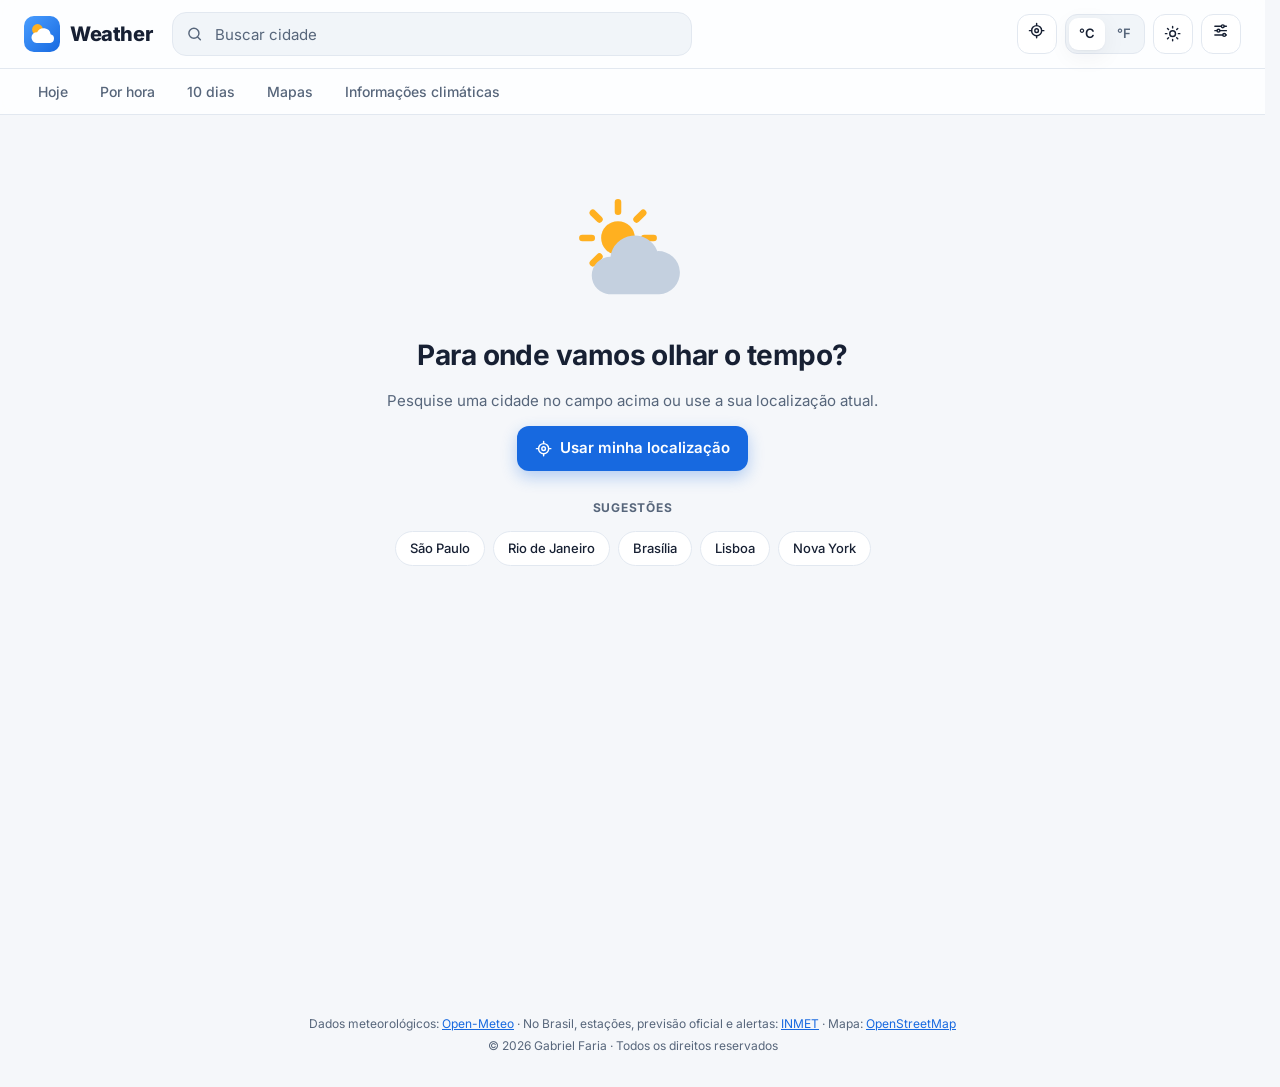
<file: site/index.html>
<!doctype html>
<html lang="pt-BR">
<head>
  <meta charset="utf-8">
  <meta name="viewport" content="width=device-width, initial-scale=1">
  <meta http-equiv="Content-Security-Policy"
        content="default-src 'self';
                 script-src 'self' https://cdnjs.cloudflare.com https://unpkg.com 'sha256-hwrgPuOfMzqEAdG5FKGmtShS3BKiDOfGF/0oEkFzbVk=';
                 style-src 'self' 'unsafe-inline' https://unpkg.com;
                 font-src 'self';
                 img-src 'self' data: https://*.tile.openstreetmap.org https://gibs.earthdata.nasa.gov https://view.eumetsat.int https://unpkg.com https://s3.amazonaws.com/elevation-tiles-prod/;
                 connect-src 'self' https://geocoding-api.open-meteo.com https://api.open-meteo.com https://air-quality-api.open-meteo.com https://marine-api.open-meteo.com https://apiprevmet3.inmet.gov.br https://gibs.earthdata.nasa.gov https://view.eumetsat.int;
                 object-src 'none';
                 base-uri 'self';
                 form-action 'self'">
  <meta name="referrer" content="strict-origin-when-cross-origin">
  <title>Weather</title>
  <meta name="description" content="Previsão do tempo para qualquer cidade do mundo: agora, por hora, 10 dias, nuvens de satélite, vento animado e qualidade do ar. Dados da Open-Meteo.">
  <meta name="theme-color" content="#F5F7FA" media="(prefers-color-scheme: light)">
  <meta name="theme-color" content="#0B1220" media="(prefers-color-scheme: dark)">
  <link rel="icon" href="favicon.svg" type="image/svg+xml">
  <link rel="icon" href="favicon-32.png" sizes="32x32" type="image/png">
  <link rel="apple-touch-icon" href="apple-touch-icon.png">
  <link rel="manifest" href="manifest.webmanifest">
  <link rel="canonical" href="https://gabrielfaria7.github.io/weather/">

  <meta property="og:type" content="website">
  <meta property="og:site_name" content="Weather">
  <meta property="og:locale" content="pt_BR">
  <meta property="og:title" content="Weather · previsão do tempo">
  <meta property="og:description" content="Previsão do tempo para qualquer cidade do mundo: agora, por hora, 10 dias, nuvens de satélite, vento animado e qualidade do ar. Dados da Open-Meteo.">
  <meta property="og:url" content="https://gabrielfaria7.github.io/weather/">
  <meta property="og:image" content="https://gabrielfaria7.github.io/weather/og-image.png">
  <meta property="og:image:type" content="image/png">
  <meta property="og:image:width" content="1200">
  <meta property="og:image:height" content="630">
  <meta property="og:image:alt" content="Logo do Weather com o texto: previsão do tempo para qualquer cidade do mundo, direto no navegador.">
  <meta name="twitter:card" content="summary_large_image">

  <script>
    (function () {
      var tema = null;
      try { tema = localStorage.getItem("weather.tema"); } catch (e) {}
      if (tema !== "claro" && tema !== "escuro") {
        tema = window.matchMedia("(prefers-color-scheme: dark)").matches ? "escuro" : "claro";
      }
      document.documentElement.dataset.theme = tema === "escuro" ? "dark" : "light";
    })();
  </script>

  <link rel="preload" href="fontes/inter-latin.woff2" as="font" type="font/woff2" crossorigin>
  <link rel="stylesheet" href="css/app.css">
</head>
<body>
  <a class="pular" href="#conteudo">Pular para o conteúdo</a>

  <header class="topo">
    <div class="topo-linha container">
      <a class="logo" href="./" aria-label="Weather, página inicial">
        <svg class="logo-marca" viewBox="0 0 40 40" aria-hidden="true">
          <defs>
            <linearGradient id="logo-grad" x1="0" y1="0" x2="1" y2="1">
              <stop offset="0" stop-color="#4A9EFF"/><stop offset="1" stop-color="#1769E0"/>
            </linearGradient>
          </defs>
          <rect width="40" height="40" rx="11" fill="url(#logo-grad)"/>
          <circle cx="15" cy="15" r="6" fill="#FFB020"/>
          <path d="M14 30a6 6 0 0 1 .6-12 8 8 0 0 1 15 2.2A5 5 0 0 1 29 30z" fill="#fff"/>
        </svg>
        <span class="logo-texto">Weather</span>
      </a>

      <form class="busca" id="form-busca" role="search" autocomplete="off">
        <span class="busca-icone" data-icone="busca" aria-hidden="true"></span>
        <input id="campo-busca" type="search" placeholder="Buscar cidade" aria-label="Buscar cidade"
               role="combobox" aria-expanded="false" aria-controls="sugestoes" aria-autocomplete="list">
        <ul id="sugestoes" class="sugestoes" role="listbox" aria-label="Sugestões de cidades" hidden></ul>
      </form>

      <div class="acoes">
        <button id="btn-localizacao" class="btn-icone" type="button" title="Usar minha localização" aria-label="Usar minha localização">
          <span data-icone="localizacao" aria-hidden="true"></span>
        </button>
        <div class="segmentado" role="group" aria-label="Unidade de temperatura">
          <button type="button" data-unidade="C" aria-pressed="true">°C</button>
          <button type="button" data-unidade="F" aria-pressed="false">°F</button>
        </div>
        <button id="btn-tema" class="btn-icone" type="button" aria-label="Alternar modo claro ou escuro" title="Modo claro/escuro">
          <span class="tema-sol" data-icone="sol" aria-hidden="true"></span>
          <span class="tema-lua" data-icone="lua" aria-hidden="true"></span>
        </button>
        <div class="config">
          <button id="btn-config" class="btn-icone" type="button" aria-haspopup="true" aria-expanded="false"
                  aria-controls="painel-config" aria-label="Configurações" title="Configurações">
            <span data-icone="config" aria-hidden="true"></span>
          </button>
          <div id="painel-config" class="dropdown" hidden>
            <p class="dropdown-titulo">Configurações</p>
            <fieldset class="opcao">
              <legend>Velocidade do vento</legend>
              <div class="segmentado segmentado-cheio" data-preferencia="vento">
                <button type="button" data-valor="kmh">km/h</button>
                <button type="button" data-valor="ms">m/s</button>
                <button type="button" data-valor="mph">mph</button>
              </div>
            </fieldset>
            <fieldset class="opcao">
              <legend>Formato de hora</legend>
              <div class="segmentado segmentado-cheio" data-preferencia="hora">
                <button type="button" data-valor="24">24 h</button>
                <button type="button" data-valor="12">12 h</button>
              </div>
            </fieldset>
            <fieldset class="opcao">
              <legend>Índice de qualidade do ar</legend>
              <div class="segmentado segmentado-cheio" data-preferencia="indiceAr">
                <button type="button" data-valor="iqar">Brasil (IQAr)</button>
                <button type="button" data-valor="eaqi">Europa (EAQI)</button>
              </div>
            </fieldset>
            <button type="button" class="btn-texto" id="btn-instalar" hidden>Instalar como aplicativo</button>
            <button type="button" class="btn-texto perigo" id="btn-limpar-favoritos">Limpar cidades favoritas</button>
          </div>
        </div>
      </div>
    </div>

    <nav class="abas" aria-label="Seções da previsão">
      <div class="container abas-trilho">
        <a class="aba" href="#hoje">Hoje</a>
        <a class="aba" href="#por-hora">Por hora</a>
        <a class="aba" href="#dias">10 dias</a>
        <a class="aba" href="#mapa">Mapas</a>
        <a class="aba" href="#indicadores">Informações climáticas</a>
      </div>
    </nav>
  </header>

  <main id="conteudo" class="container" tabindex="-1" aria-live="polite"></main>

  <footer class="rodape container">
    <p>Dados meteorológicos: <a href="https://open-meteo.com/" target="_blank" rel="noopener">Open-Meteo</a> ·
       No Brasil, estações, previsão oficial e alertas: <a href="https://portal.inmet.gov.br/" target="_blank" rel="noopener">INMET</a> ·
       Mapa: <a href="https://www.openstreetmap.org/copyright" target="_blank" rel="noopener">OpenStreetMap</a></p>
    <p>© 2026 Gabriel Faria · Todos os direitos reservados</p>
  </footer>

  <dialog id="modal-dia" class="modal" aria-labelledby="modal-titulo"></dialog>
  <div id="aviso-flutuante" class="toast" role="status" hidden></div>

  <script type="module" src="js/main.js"></script>
</body>
</html>
</file>
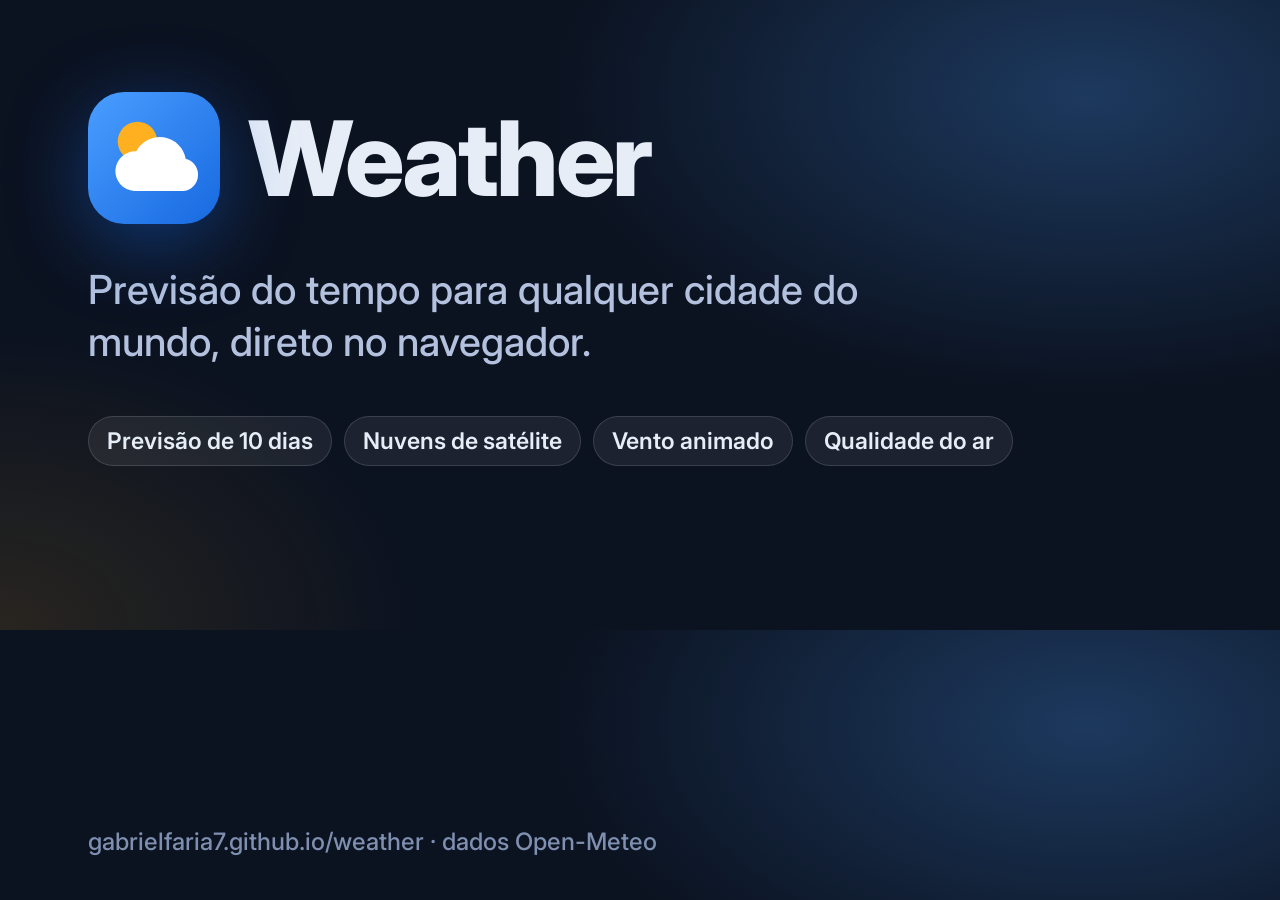
<file: ferramentas/og-image.html>
<!doctype html><html><head><meta charset="utf-8">
<link href="https://fonts.googleapis.com/css2?family=Inter:wght@500;600;800&display=swap" rel="stylesheet">
<style>
  * { box-sizing: border-box; margin: 0; }
  body { width: 1200px; height: 630px; font-family: Inter, sans-serif; color: #E6EDF7; overflow: hidden;
    background: radial-gradient(900px 500px at 85% 15%, rgba(74,158,255,.28), transparent 60%),
                radial-gradient(700px 500px at 0% 100%, rgba(255,176,32,.12), transparent 60%), #0B1220; }
  .conteudo { position: absolute; left: 88px; top: 92px; right: 88px; }
  .marca { display: flex; align-items: center; gap: 28px; }
  .marca svg { width: 132px; height: 132px; filter: drop-shadow(0 18px 40px rgba(23,105,224,.45)); }
  h1 { font-size: 104px; font-weight: 800; letter-spacing: -3px; }
  p { margin-top: 40px; font-size: 40px; font-weight: 500; color: #B3C1DE; line-height: 1.3; max-width: 900px; }
  ul { list-style: none; padding: 0; display: flex; flex-wrap: wrap; gap: 12px; margin-top: 48px; flex-wrap: nowrap; }
  li { padding: 10px 18px; border-radius: 999px; font-size: 23px; font-weight: 600; color: #E6EDF7;
    background: rgba(255,255,255,.07); border: 1px solid rgba(255,255,255,.14); }
  .rodape { position: absolute; left: 88px; bottom: 44px; font-size: 24px; font-weight: 500; color: #7F8FB0; }
</style></head><body>
  <div class="conteudo">
    <div class="marca">
      <svg viewBox="0 0 40 40"><defs><linearGradient id="g" x1="0" y1="0" x2="1" y2="1"><stop offset="0" stop-color="#4A9EFF"/><stop offset="1" stop-color="#1769E0"/></linearGradient></defs>
        <rect width="40" height="40" rx="11" fill="url(#g)"/><circle cx="15" cy="15" r="6" fill="#FFB020"/>
        <path d="M14 30a6 6 0 0 1 .6-12 8 8 0 0 1 15 2.2A5 5 0 0 1 29 30z" fill="#fff"/></svg>
      <h1>Weather</h1>
    </div>
    <p>Previsão do tempo para qualquer cidade do mundo, direto no navegador.</p>
    <ul><li>Previsão de 10 dias</li><li>Nuvens de satélite</li><li>Vento animado</li><li>Qualidade do ar</li></ul>
  </div>
  <div class="rodape">gabrielfaria7.github.io/weather · dados Open-Meteo</div>
</body></html>
</file>
<file: site/css/app.css>
@font-face {
  font-family: "Inter"; font-style: normal; font-weight: 100 900; font-display: swap;
  src: url("../fontes/inter-latin-ext.woff2") format("woff2");
  unicode-range: U+0100-02BA, U+02BD-02C5, U+02C7-02CC, U+02CE-02D7, U+02DD-02FF, U+0304, U+0308, U+0329, U+1D00-1DBF, U+1E00-1E9F, U+1EF2-1EFF, U+2020, U+20A0-20AB, U+20AD-20C4, U+2113, U+2C60-2C7F, U+A720-A7FF;
}
@font-face {
  font-family: "Inter"; font-style: normal; font-weight: 100 900; font-display: swap;
  src: url("../fontes/inter-latin.woff2") format("woff2");
  unicode-range: U+0000-00FF, U+0131, U+0152-0153, U+02BB-02BC, U+02C6, U+02DA, U+02DC, U+0304, U+0308, U+0329, U+2000-206F, U+20AC, U+2122, U+2191, U+2193, U+2212, U+2215, U+FEFF, U+FFFD;
}

:root {
  --primaria: #1769E0;
  --secundaria: #4A9EFF;
  --primaria-suave: #EDF5FF;
  --solar: #FFB020;
  --fundo: #F5F7FA;
  --superficie: #FFFFFF;
  --superficie-2: #F1F5F9;
  --borda: #E2E8F0;
  --texto: #172033;
  --texto-2: #57667B;
  --sombra: 0 1px 2px rgba(23, 32, 51, .04), 0 6px 24px rgba(23, 32, 51, .06);
  --sombra-forte: 0 12px 40px rgba(23, 32, 51, .14);
  --topo-fundo: rgba(255, 255, 255, .82);

  --atencao: #B7791F;  --atencao-fundo: #FFF7E0;  --atencao-texto: #92600E;
  --alerta: #C2410C;   --alerta-fundo: #FFEDD5;
  --perigo: #B91C1C;   --perigo-fundo: #FEE2E2;
  --ok: #15803D;

  --nuvem: #C4D0DF;
  --nuvem-fundo: #DCE4EE;
  --nuvem-escura: #94A3B8;
  --gota: #4A9EFF;
  --lua: #F4D35E;

  --raio: 20px;
  --raio-p: 12px;
  --fonte: "Inter", system-ui, -apple-system, "Segoe UI", Roboto, sans-serif;
  color-scheme: light;
}

:root[data-theme="dark"] {
  --primaria: #4A9EFF;
  --secundaria: #7DB8FF;
  --primaria-suave: #15233D;
  --fundo: #0B1220;
  --superficie: #121A2B;
  --superficie-2: #1A2438;
  --borda: #243049;
  --texto: #E6EDF7;
  --texto-2: #94A3B8;
  --sombra: 0 1px 2px rgba(0, 0, 0, .3), 0 8px 28px rgba(0, 0, 0, .25);
  --sombra-forte: 0 16px 48px rgba(0, 0, 0, .5);
  --topo-fundo: rgba(11, 18, 32, .82);

  --atencao: #F5C451;  --atencao-fundo: #3A2E10;  --atencao-texto: #F5C451;
  --alerta: #FB923C;   --alerta-fundo: #3B1F10;
  --perigo: #F87171;   --perigo-fundo: #3D1515;
  --ok: #4ADE80;

  --nuvem: #9AA9BF;
  --nuvem-fundo: #6B7A92;
  --nuvem-escura: #64748B;
  color-scheme: dark;
}

* { box-sizing: border-box; }

html { scroll-padding-top: 140px; scrollbar-gutter: stable; }

body {
  margin: 0;
  font-family: var(--fonte);
  font-size: 15px;
  line-height: 1.5;
  color: var(--texto);
  background: var(--fundo);
  -webkit-font-smoothing: antialiased;
  transition: background-color .3s ease, color .3s ease;
}

h1, h2, h3, p { margin: 0; }
button { font: inherit; color: inherit; }
a { color: var(--primaria); }
small { font-size: .8em; }

.container { width: 100%; max-width: 1320px; margin: 0 auto; padding-inline: 24px; }

.ui-icone { width: 1.15em; height: 1.15em; flex: none; }

:focus-visible { outline: 2px solid var(--primaria); outline-offset: 2px; border-radius: 6px; }

.pular {
  position: absolute; left: 16px; top: -48px; z-index: 100;
  padding: 8px 14px; background: var(--primaria); color: #fff; border-radius: 8px;
}
.pular:focus { top: 12px; }

.btn-icone {
  display: inline-grid; place-items: center;
  width: 40px; height: 40px; flex: none;
  border: 1px solid var(--borda); border-radius: 12px;
  background: var(--superficie); color: var(--texto);
  cursor: pointer;
  transition: background-color .2s, border-color .2s, transform .15s;
}
.btn-icone:hover { background: var(--primaria-suave); border-color: var(--secundaria); }
.btn-icone:active { transform: scale(.94); }
.btn-icone.btn-pequeno { width: 32px; height: 32px; border-radius: 10px; }
.btn-icone.carregando .ui-icone { animation: girar 1s linear infinite; }

.btn {
  display: inline-flex; align-items: center; gap: 8px;
  padding: 11px 18px; border: 0; border-radius: 12px;
  font-weight: 600; cursor: pointer;
  transition: filter .2s, transform .15s;
}
.btn:active { transform: scale(.97); }
.btn-primario { background: var(--primaria); color: #fff; box-shadow: 0 6px 16px rgba(23, 105, 224, .3); }
.btn-primario:hover { filter: brightness(1.08); }

.btn-texto {
  border: 0; background: none; padding: 8px 0; cursor: pointer;
  font-weight: 600; color: var(--primaria);
}
.btn-texto.perigo { color: var(--perigo); }
.btn-texto[hidden] { display: none; }

.aviso-salvo {
  display: flex; align-items: center; gap: 12px; margin-bottom: 20px; padding: 12px 16px;
  border-radius: var(--raio-p); background: var(--atencao-fundo); color: var(--texto);
  border: 1px solid color-mix(in srgb, var(--atencao) 40%, transparent);
}
.aviso-salvo > .ui-icone { width: 22px; height: 22px; color: var(--atencao); }
.aviso-salvo p { flex: 1; margin: 0; font-size: 14px; }
.aviso-salvo .btn-texto { display: inline-flex; align-items: center; gap: 6px; flex: none; }
@media (max-width: 640px) {
  .aviso-salvo { flex-wrap: wrap; align-items: flex-start; }
  .aviso-salvo p { flex-basis: calc(100% - 34px); }
  .aviso-salvo .btn-texto { margin-left: 34px; padding: 0; }
}

.segmentado {
  display: inline-flex; padding: 3px; gap: 2px;
  border: 1px solid var(--borda); border-radius: 12px; background: var(--superficie-2);
}
.segmentado button {
  border: 0; background: none; cursor: pointer;
  padding: 6px 10px; border-radius: 9px;
  font-weight: 600; font-size: 13px; color: var(--texto-2);
  transition: background-color .2s, color .2s;
}
.segmentado button[aria-pressed="true"] { background: var(--superficie); color: var(--texto); box-shadow: var(--sombra); }
.segmentado-cheio { display: flex; }
.segmentado-cheio button { flex: 1; }

.chip {
  padding: 7px 14px; border-radius: 999px; cursor: pointer;
  border: 1px solid var(--borda); background: var(--superficie);
  font-size: 13px; font-weight: 500; color: var(--texto);
  transition: background-color .2s, border-color .2s, color .2s;
}
.chip:hover { border-color: var(--secundaria); }
.chip[aria-pressed="true"] { background: var(--primaria); border-color: var(--primaria); color: #fff; }

.selo {
  padding: 3px 9px; border-radius: 999px;
  font-size: 11px; font-weight: 600; letter-spacing: .02em;
  background: var(--primaria-suave); color: var(--primaria);
}

.topo {
  position: sticky; top: 0; z-index: 50;
  background: var(--topo-fundo);
  backdrop-filter: saturate(1.6) blur(14px);
  -webkit-backdrop-filter: saturate(1.6) blur(14px);
  border-bottom: 1px solid var(--borda);
}

.topo-linha {

  position: relative; z-index: 2;
  display: flex; align-items: center; gap: 20px;
  height: 68px;
}

.logo { display: flex; align-items: center; gap: 10px; text-decoration: none; color: var(--texto); flex: none; }
.logo-marca { width: 36px; height: 36px; }
.logo-texto { font-weight: 800; font-size: 20px; letter-spacing: -.02em; }

.busca { position: relative; flex: 1; max-width: 520px; }
.busca-icone {
  position: absolute; left: 14px; top: 50%; transform: translateY(-50%);
  display: flex; color: var(--texto-2); pointer-events: none;
}
.busca input {
  width: 100%; height: 44px; padding: 0 16px 0 42px;
  border: 1px solid var(--borda); border-radius: 14px;
  background: var(--superficie-2); color: var(--texto);
  font: inherit; font-size: 15px;
  transition: border-color .2s, background-color .2s, box-shadow .2s;
}
.busca input::placeholder { color: var(--texto-2); }
.busca input:focus { outline: none; border-color: var(--secundaria); background: var(--superficie); box-shadow: 0 0 0 4px rgba(74, 158, 255, .18); }

.sugestoes {
  position: absolute; top: calc(100% + 8px); left: 0; right: 0;
  margin: 0; padding: 6px; list-style: none;
  max-height: 340px; overflow-y: auto;
  background: var(--superficie); border: 1px solid var(--borda); border-radius: 16px;
  box-shadow: var(--sombra-forte);
  animation: surgir .18s ease;
}
.sugestao {
  display: flex; flex-direction: column; padding: 9px 12px; border-radius: 10px; cursor: pointer;
}
.sugestao small { color: var(--texto-2); }
.sugestao:hover, .sugestao[aria-selected="true"] { background: var(--primaria-suave); }
.sugestao-vazia { padding: 12px; color: var(--texto-2); }
.sugestao-titulo { padding: 8px 12px 4px; font-size: 11px; font-weight: 700; text-transform: uppercase; letter-spacing: .06em; color: var(--texto-2); }

.acoes { display: flex; align-items: center; gap: 8px; margin-left: auto; }

.tema-sol, .tema-lua { display: flex; }
:root[data-theme="dark"] .tema-sol, :root:not([data-theme="dark"]) .tema-lua { display: none; }

.config { position: relative; }
.dropdown {
  position: absolute; right: 0; top: calc(100% + 8px); width: 260px;
  padding: 16px; display: grid; gap: 14px;
  background: var(--superficie); border: 1px solid var(--borda); border-radius: 16px;
  box-shadow: var(--sombra-forte);
  animation: surgir .18s ease;
}
.dropdown[hidden] { display: none; }
.dropdown-titulo { font-weight: 700; }
.opcao { border: 0; margin: 0; padding: 0; display: grid; gap: 6px; }
.opcao legend { padding: 0; margin-bottom: 6px; font-size: 13px; color: var(--texto-2); }

.abas { border-top: 1px solid var(--borda); }
.abas-trilho {
  display: flex; gap: 4px; overflow-x: auto; scrollbar-width: none;
}
.abas-trilho::-webkit-scrollbar { display: none; }
.aba {
  position: relative; flex: none;
  padding: 12px 14px; text-decoration: none; white-space: nowrap;
  font-size: 14px; font-weight: 500; color: var(--texto-2);
  transition: color .2s;
}
.aba:hover { color: var(--texto); }
.aba::after {
  content: ""; position: absolute; left: 14px; right: 14px; bottom: -1px; height: 2px;
  border-radius: 2px; background: var(--primaria);
  transform: scaleX(0); transition: transform .25s ease;
}
.aba[aria-current] { color: var(--primaria); font-weight: 600; }
.aba[aria-current]::after { transform: scaleX(1); }

main { padding-top: 24px; padding-bottom: 32px; min-height: 100vh; outline: none; }

.painel {
  display: grid;
  grid-template-columns: repeat(12, minmax(0, 1fr));
  gap: 20px;
}
.area-atual { grid-column: span 8; }
.area-lateral { grid-column: span 4; display: flex; flex-direction: column; gap: 20px; }
.area-horas { grid-column: span 12; }
.area-dias { grid-column: span 7; }
.area-indicadores { grid-column: span 5; }
.area-ar { grid-column: span 4; }
.area-mapa { grid-column: span 8; }
.area-lua, .area-mar { grid-column: span 12; container-type: inline-size; }
.painel.com-mar .area-lua, .painel.com-mar .area-mar { grid-column: span 6; }
.area-mar[hidden], .area-inmet[hidden] { display: none; }
.area-inmet { grid-column: span 12; }
.area-lua > *, .area-mar > * { height: 100%; }
.area-lateral > *, .area-ar > *, .area-mapa > *, .area-dias > * { height: 100%; }

.card {
  background: var(--superficie);
  border: 1px solid var(--borda);
  border-radius: var(--raio);
  padding: 20px;
  box-shadow: var(--sombra);
  transition: background-color .3s, border-color .3s;
}
.card-cabecalho {
  display: flex; align-items: center; justify-content: space-between; gap: 12px;
  margin-bottom: 16px;
}
.card-cabecalho h2, .titulo-secao { font-size: 16px; font-weight: 700; letter-spacing: -.01em; }
.titulo-secao { margin: 0 0 12px 4px; }
.card-dica { font-size: 12px; color: var(--texto-2); }
.card-fonte { margin-top: 14px; font-size: 12px; color: var(--texto-2); }

.inmet-dias { display: grid; grid-template-columns: repeat(6, minmax(0, 1fr)); gap: 12px; }
.inmet-dia {
  grid-column: span 2; display: flex; flex-direction: column; gap: 12px; padding: 14px;
  border-radius: var(--raio-p); background: var(--superficie-2);
}
.inmet-dia.com-periodos { grid-column: span 3; }
.inmet-dia-topo { display: flex; justify-content: space-between; align-items: baseline; gap: 8px; flex-wrap: wrap; }
.inmet-dia-topo h3 { font-size: 15px; font-weight: 700; }
.inmet-dia-topo small { margin-left: 4px; font-size: 12px; font-weight: 500; color: var(--texto-2); }
.inmet-temps { display: flex; gap: 10px; font-size: 12px; color: var(--texto-2); }
.inmet-temps strong { font-size: 15px; color: var(--texto); }
.inmet-periodos { display: grid; grid-auto-flow: column; grid-auto-columns: minmax(0, 1fr); gap: 12px; margin: 0; padding: 0; list-style: none; }
.inmet-periodo { display: flex; flex-direction: column; gap: 6px; }
.inmet-periodo-nome { font-size: 11px; font-weight: 600; letter-spacing: .06em; text-transform: uppercase; color: var(--texto-2); }
.inmet-resumo { font-size: 13px; line-height: 1.4; }
.inmet-vento { margin-top: 2px; font-size: 12px; color: var(--texto-2); }

.lua-corpo { display: flex; flex-direction: column; gap: 16px; }
.lua-topo { display: flex; align-items: center; gap: 16px; }
.lua-desenho { flex: none; filter: drop-shadow(0 6px 14px rgba(23, 32, 51, .18)); }
.lua-sombra { fill: #334058; }
.lua-luz { fill: #F4E4A8; }
.lua-borda { fill: none; stroke: rgba(23, 32, 51, .12); stroke-width: 1; }
:root[data-theme="dark"] .lua-sombra { fill: #0B1222; }
:root[data-theme="dark"] .lua-borda { stroke: rgba(255, 255, 255, .14); }
.lua-fase { font-size: 19px; font-weight: 700; }
.lua-iluminacao { color: var(--texto-2); }
.mar-icone {
  display: grid; place-items: center; flex: none; width: 76px; height: 76px; border-radius: 50%;
  background: color-mix(in srgb, var(--primaria) 14%, transparent); color: var(--primaria);
}
.mar-icone .ui-icone { width: 38px; height: 38px; }
.astro-metricas { display: grid; grid-template-columns: repeat(2, minmax(0, 1fr)); gap: 10px; margin: 0; }
.astro-metricas > div {
  display: flex; flex-direction: column; gap: 2px; min-width: 0;
  padding: 12px 14px; border-radius: var(--raio-p); background: var(--superficie-2);
}
.astro-metricas dt { font-size: 12px; color: var(--texto-2); }
.astro-metricas dd { display: flex; align-items: center; gap: 6px; margin: 0; font-size: 20px; font-weight: 700; }
.astro-metricas .astro-detalhe { margin: 0; font-size: 12px; color: var(--texto-2); }
@container (min-width: 760px) {
  .lua-corpo { display: grid; grid-template-columns: minmax(240px, auto) 1fr; align-items: center; gap: 24px; }
  .astro-metricas { grid-template-columns: repeat(4, minmax(0, 1fr)); }
}

.card-atual {
  position: relative; overflow: hidden;
  padding: 28px;
  border: 0;
  min-height: 100%;
  transition: background .6s ease;
}

.fundo-sol        { background: linear-gradient(135deg, #E8F2FF 0%, #F6F9FF 55%, #FFF2D6 100%); }
.fundo-nublado    { background: linear-gradient(135deg, #EEF2F7 0%, #E1E8F0 100%); }
.fundo-chuva      { background: linear-gradient(135deg, #E4ECF6 0%, #CFDAE8 100%); }
.fundo-tempestade { background: linear-gradient(135deg, #DDE3EE 0%, #C3CBDA 100%); }
.fundo-neve       { background: linear-gradient(135deg, #F4F8FF 0%, #E3ECF8 100%); }
.fundo-noite      { background: linear-gradient(135deg, #1C2C55 0%, #0E1834 100%); }

:root[data-theme="dark"] .fundo-sol        { background: linear-gradient(135deg, #14305E 0%, #172744 60%, #3A3320 100%); }
:root[data-theme="dark"] .fundo-nublado    { background: linear-gradient(135deg, #1C2638 0%, #253147 100%); }
:root[data-theme="dark"] .fundo-chuva      { background: linear-gradient(135deg, #15233A 0%, #1F2D45 100%); }
:root[data-theme="dark"] .fundo-tempestade { background: linear-gradient(135deg, #171C2B 0%, #232A3C 100%); }
:root[data-theme="dark"] .fundo-neve       { background: linear-gradient(135deg, #1B2A44 0%, #24344F 100%); }
:root[data-theme="dark"] .fundo-noite      { background: linear-gradient(135deg, #101D40 0%, #070D1F 100%); }

.fundo-noite { --texto: #F1F5FF; --texto-2: #B3C1DE; --borda: rgba(255, 255, 255, .14); color: var(--texto); }

.atual-topo { display: flex; justify-content: space-between; align-items: flex-start; gap: 16px; }
.atual-local { font-size: 26px; font-weight: 700; letter-spacing: -.02em; line-height: 1.2; }
.atual-regiao { color: var(--texto-2); }
.atual-relogio { display: flex; align-items: center; gap: 6px; margin-top: 6px; font-size: 13px; color: var(--texto-2); }
.atual-atualizado {
  display: inline-flex; align-items: center; gap: 6px; margin-top: 4px; padding: 2px 0;
  border: 0; background: none; font: inherit; font-size: 12px; color: var(--texto-2); cursor: pointer;
}
.atual-atualizado .ui-icone { width: 13px; height: 13px; }
.atual-fonte { display: flex; align-items: center; gap: 6px; margin-top: 2px; font-size: 12px; color: var(--texto-2); }
.atual-fonte .ui-icone { width: 13px; height: 13px; flex: none; }
.atual-atualizado:hover { color: var(--texto); }
.atual-atualizado.atualizando .ui-icone { animation: girar 1s linear infinite; }

.atual-acoes { display: flex; gap: 8px; flex: none; }
.btn-favorito, .btn-compartilhar {
  display: grid; place-items: center; width: 42px; height: 42px; flex: none;
  border: 1px solid var(--borda); border-radius: 12px; cursor: pointer;
  background: rgba(255, 255, 255, .45); color: var(--texto-2);
  transition: transform .2s, color .2s, background-color .2s;
}
:root[data-theme="dark"] .btn-favorito, .fundo-noite .btn-favorito,
:root[data-theme="dark"] .btn-compartilhar, .fundo-noite .btn-compartilhar { background: rgba(255, 255, 255, .06); }
.btn-favorito:hover { transform: scale(1.06); color: var(--solar); }
.btn-compartilhar:hover { transform: scale(1.06); color: var(--primaria); }
.btn-favorito[aria-pressed="true"] { color: var(--solar); }
.btn-favorito[aria-pressed="true"] .ui-icone { fill: var(--solar); }

.atual-centro {
  display: grid; grid-template-columns: auto 1fr auto; align-items: center; gap: 24px;
  margin: 18px 0 24px;
}
.atual-icone { display: flex; filter: drop-shadow(0 10px 18px rgba(23, 32, 51, .12)); }
.atual-temp {
  font-size: clamp(64px, 9vw, 104px); font-weight: 700; line-height: .95;
  letter-spacing: -.05em; font-variant-numeric: tabular-nums;
}
.atual-grau { font-size: .36em; font-weight: 600; letter-spacing: 0; vertical-align: top; margin-left: 4px; color: var(--texto-2); }
.atual-desc { margin-top: 8px; font-size: 19px; font-weight: 600; }
.atual-sensacao { color: var(--texto-2); }
.atual-sensacao strong { color: var(--texto); }
.atual-ontem { margin-top: 2px; font-size: 13px; color: var(--texto-2); }

.atual-maxmin { display: grid; gap: 10px; text-align: right; }
.atual-maxmin span { display: flex; flex-direction: column; }
.atual-maxmin small { color: var(--texto-2); font-weight: 500; text-transform: uppercase; letter-spacing: .06em; font-size: 11px; }
.atual-maxmin strong { font-size: 22px; font-weight: 700; }

.atual-resumo {
  display: flex; flex-direction: column; gap: 2px; margin: -6px 0 14px; padding: 10px 14px;
  border-radius: var(--raio-p); background: rgba(255, 255, 255, .55); border: 1px solid rgba(255, 255, 255, .6);
  font-size: 14px; line-height: 1.45;
}
.atual-resumo strong { font-size: 11px; font-weight: 700; letter-spacing: .06em; text-transform: uppercase; color: var(--texto-2); }
:root[data-theme="dark"] .atual-resumo, .fundo-noite .atual-resumo {
  background: rgba(255, 255, 255, .05); border-color: rgba(255, 255, 255, .08);
}
.atual-metricas {
  display: grid; grid-template-columns: repeat(3, 1fr); gap: 12px; margin: 0;
}
.atual-metricas > div {
  padding: 12px 14px; border-radius: var(--raio-p);
  background: rgba(255, 255, 255, .55);
  border: 1px solid rgba(255, 255, 255, .6);
}
:root[data-theme="dark"] .atual-metricas > div, .fundo-noite .atual-metricas > div {
  background: rgba(255, 255, 255, .05); border-color: rgba(255, 255, 255, .08);
}
.atual-metricas dt { display: flex; align-items: center; gap: 6px; font-size: 12px; color: var(--texto-2); }
.atual-metricas dd { display: flex; align-items: center; gap: 6px; margin: 4px 0 0; font-size: 17px; font-weight: 700; }
.atual-metricas dd small { color: var(--texto-2); font-weight: 600; }

.seta-vento, .bussola-seta { display: inline-flex; transform: rotate(var(--graus)); transition: transform .6s ease; color: var(--primaria); }

.rolagem-botoes { display: flex; gap: 6px; }

.horas-trilho {
  overflow-x: auto; scroll-behavior: smooth; scroll-snap-type: x proximity;
  margin: 0 -20px; padding: 0 20px 6px; scroll-padding-inline: 20px;
  scrollbar-width: thin; scrollbar-color: var(--borda) transparent;
}
.horas-conteudo { --coluna: 76px; width: calc(var(--colunas) * var(--coluna)); }
.horas-grafico { height: 84px; }
.horas-lista {
  display: grid; grid-template-columns: repeat(var(--colunas), var(--coluna));
  margin: 0; padding: 0; list-style: none;
}
.hora-item {
  display: flex; flex-direction: column; align-items: center; gap: 4px;
  padding: 10px 4px; border-radius: 14px; scroll-snap-align: start;
}
.hora-item.agora { background: var(--primaria-suave); }
.hora-item.agora .hora-rotulo { color: var(--primaria); font-weight: 700; }
.hora-rotulo { font-size: 12px; color: var(--texto-2); font-weight: 500; }
.hora-temp { font-size: 16px; font-weight: 700; }
.hora-chuva, .dia-chuva { display: inline-flex; align-items: center; gap: 2px; font-size: 12px; color: var(--texto-2); }
.hora-chuva .ui-icone, .dia-chuva .ui-icone { width: 12px; height: 12px; }
.hora-chuva.destaque, .dia-chuva.destaque { color: var(--primaria); font-weight: 600; }
.hora-vento { font-size: 11px; color: var(--texto-2); }
.horas-cabecalho { flex-wrap: wrap; }
.horas-variaveis { margin-left: auto; }
.horas-variaveis button { padding: 6px 12px; font-size: 13px; }
.hora-extra { display: none; align-items: center; gap: 2px; font-size: 11px; color: var(--texto-2); white-space: nowrap; }
#por-hora[data-variavel="temperatura"] .so-temperatura,
#por-hora[data-variavel="chuva"] .so-chuva,
#por-hora[data-variavel="vento"] .so-vento { display: inline-flex; }
#por-hora[data-variavel="vento"] .hora-chuva { display: none; }
#por-hora[data-variavel="chuva"] .hora-mm.destaque { font-weight: 600; color: var(--primaria); }
#por-hora[data-variavel="vento"] .hora-direcao { font-size: 12px; font-weight: 600; color: var(--texto); }
.hora-direcao .seta-vento .ui-icone { width: 12px; height: 12px; }

.dias-lista { margin: 0 -8px; padding: 0; list-style: none; }
.dias-lista li + li { border-top: 1px solid var(--borda); }
.dia-linha {
  width: 100%; display: grid; align-items: center; gap: 12px;
  grid-template-columns: 74px 34px minmax(0, 1fr) 52px 36px minmax(80px, 1.1fr) 36px;
  padding: 9px 8px; border: 0; border-radius: 12px; background: none; cursor: pointer; text-align: left;
  transition: background-color .2s;
}
.dia-linha:hover { background: var(--superficie-2); }
.dia-nome { display: flex; flex-direction: column; line-height: 1.25; }
.dia-nome small { color: var(--texto-2); }
.dia-desc { overflow: hidden; text-overflow: ellipsis; white-space: nowrap; font-size: 13px; color: var(--texto-2); }
.dia-min { text-align: right; color: var(--texto-2); font-weight: 600; }
.dia-max { font-weight: 700; }

.faixa { position: relative; height: 6px; border-radius: 999px; background: var(--superficie-2); }
.faixa-preenchida {
  position: absolute; top: 0; bottom: 0; min-width: 6px; border-radius: inherit;
  background: linear-gradient(90deg, var(--secundaria), var(--solar));
}
.faixa-agora {
  position: absolute; top: 50%; width: 10px; height: 10px; border-radius: 50%;
  background: var(--superficie); border: 2px solid var(--texto);
  transform: translate(-50%, -50%);
}

.card-mapa { display: flex; flex-direction: column; }
.camadas { display: flex; flex-wrap: wrap; gap: 8px; margin-bottom: 14px; }
.mapa-area { position: relative; flex: 1; min-height: 320px; border-radius: var(--raio-p); overflow: hidden; border: 1px solid var(--borda); }
.mapa-leaflet { position: absolute; inset: 0; z-index: 0; background: var(--superficie-2); }
.mapa-leaflet .leaflet-tile { outline: 1px solid transparent; }
:root[data-theme="dark"] .leaflet-tile-pane { filter: invert(1) hue-rotate(180deg) brightness(.85) contrast(.9); }
.mapa-leaflet.com-camada .leaflet-tile-pane { filter: grayscale(1) brightness(.5) contrast(1.15); }
:root[data-theme="dark"] .mapa-leaflet.com-camada .leaflet-tile-pane { filter: invert(1) hue-rotate(180deg) grayscale(1) brightness(.6) contrast(.95); }
.mapa-leaflet.com-temperatura .leaflet-tile-pane,
:root[data-theme="dark"] .mapa-leaflet.com-temperatura .leaflet-tile-pane { filter: grayscale(1) brightness(1.08) contrast(1.15); }
.mapa-leaflet .leaflet-temperatura-pane { mix-blend-mode: multiply; }
.mapa-leaflet .camada-temperatura canvas { width: 257px !important; height: 257px !important; }
.mapa-leaflet .leaflet-rotulos-pane { pointer-events: none; }
.rotulo-cidade {
  display: flex; align-items: center; justify-content: center; gap: 4px; box-sizing: border-box; white-space: nowrap;
  border-radius: 999px; background: rgba(255, 255, 255, .92); color: #172033;
  font-size: 12px; font-weight: 500; line-height: 24px; box-shadow: 0 1px 4px rgba(23, 32, 51, .28);
}
.rotulo-cidade strong { font-weight: 700; }
.rotulo-cidade.rotulo-local { background: #1769E0; color: #fff; }
.mapa-legenda {
  position: absolute; left: 10px; bottom: 10px; z-index: 1;
  display: flex; flex-direction: column; gap: 4px; width: 200px; padding: 8px 10px;
  border-radius: 10px; background: var(--superficie); box-shadow: var(--sombra); font-size: 12px;
}
.mapa-legenda[hidden], .mapa-tempo[hidden] { display: none; }
.legenda-titulo { font-weight: 600; }
.legenda-barra { display: block; height: 6px; border-radius: 999px; }
.legenda-nuvens { background: linear-gradient(90deg, #3A4150, #F4F7FF); }
.legenda-escala { display: flex; justify-content: space-between; color: var(--texto-2); }
.legenda-leitura { font-weight: 600; }
.mapa-tempo { display: flex; align-items: center; gap: 10px; margin-top: 12px; }
.mapa-tempo input { flex: 1; min-width: 0; accent-color: var(--primaria); }
.mapa-tempo output { min-width: 112px; font-size: 13px; font-weight: 600; text-align: right; }
.mapa-nota { display: flex; gap: 8px; align-items: flex-start; margin-top: 12px; font-size: 13px; color: var(--texto-2); }
.mapa-nota .ui-icone { margin-top: 2px; }
.leaflet-container { font-family: var(--fonte); }

.indicadores-grade { display: grid; grid-template-columns: repeat(2, minmax(0, 1fr)); gap: 12px; }
.card-indicador { padding: 16px; display: flex; flex-direction: column; gap: 8px; }
.card-indicador h3 {
  display: flex; align-items: center; gap: 6px;
  font-size: 12px; font-weight: 600; text-transform: uppercase; letter-spacing: .05em; color: var(--texto-2);
}
.indicador-valor { font-size: 26px; font-weight: 700; letter-spacing: -.02em; line-height: 1.1; }
.indicador-valor small { margin-left: 4px; font-size: 13px; font-weight: 600; color: var(--texto-2); }
.indicador-legenda { margin-top: auto; font-size: 12px; color: var(--texto-2); }

.barra { display: block; height: 6px; border-radius: 999px; background: var(--superficie-2); overflow: hidden; }
.barra-cheia { display: block; height: 100%; border-radius: inherit; background: linear-gradient(90deg, var(--secundaria), var(--primaria)); transition: width .6s ease; }

.escala { position: relative; display: block; height: 6px; border-radius: 999px; }
.escala-uv { background: linear-gradient(90deg, #22C55E, #EAB308 30%, #F97316 55%, #EF4444 75%, #A855F7); }
.escala-ar { background: linear-gradient(90deg, #22C55E, #84CC16 20%, #EAB308 40%, #F97316 60%, #EF4444 80%, #7E22CE); }
.escala-iqar { background: linear-gradient(90deg, #16A34A 0 20%, #EAB308 20% 40%, #F97316 40% 60%, #DC2626 60% 80%, #7E22CE 80%); }
.escala-marca {
  position: absolute; top: 50%; width: 12px; height: 12px; border-radius: 50%;
  background: var(--superficie); border: 2px solid var(--texto); transform: translate(-50%, -50%);
}

.bussola {
  position: relative; display: grid; place-items: center; width: 46px; height: 46px;
  border-radius: 50%; border: 2px solid var(--borda);
}
.bussola-n { position: absolute; top: -9px; padding: 0 3px; font-size: 9px; font-weight: 700; color: var(--texto-2); background: var(--superficie); }

.arco-sol { width: 100%; max-width: 140px; height: 46px; }
.arco-trilha { fill: none; stroke: var(--borda); stroke-width: 2; stroke-dasharray: 4 4; }
.arco-horizonte { stroke: var(--borda); stroke-width: 1.5; }
.arco-astro { fill: var(--solar); filter: drop-shadow(0 0 6px rgba(255, 176, 32, .7)); }

.ar-resumo { --cor: var(--ok); display: flex; align-items: center; gap: 16px; }
.ar-anel {
  position: relative; display: grid; place-items: center; flex: none;
  width: 88px; height: 88px; border-radius: 50%;
  background: conic-gradient(var(--cor) calc(var(--porcento) * 1%), var(--superficie-2) 0);
}
.ar-anel::before { content: ""; position: absolute; inset: 9px; border-radius: 50%; background: var(--superficie); }
.ar-anel span { position: relative; font-size: 24px; font-weight: 800; }
.ar-nivel { font-size: 18px; font-weight: 700; color: var(--cor-texto, var(--cor)); }
.ar-recomendacao { font-size: 13px; color: var(--texto-2); }
.ar-boa { --cor: #16A34A; --cor-texto: #15803D; }
.ar-razoavel { --cor: #65A30D; --cor-texto: #4D7C0F; }
.ar-moderada { --cor: #CA8A04; --cor-texto: #A16207; }
.ar-ruim { --cor: #EA580C; --cor-texto: #C2410C; }
.ar-muitoruim { --cor: #DC2626; }
.ar-extremamenteruim, .ar-pessima { --cor: #7E22CE; }
:root[data-theme="dark"] :is(.ar-boa, .ar-razoavel, .ar-moderada, .ar-ruim) { --cor-texto: var(--cor); }
:root[data-theme="dark"] .ar-muitoruim { --cor-texto: #F87171; }
:root[data-theme="dark"] :is(.ar-extremamenteruim, .ar-pessima) { --cor-texto: #C084FC; }
.ar-principal { font-size: 13px; color: var(--texto-2); margin-top: 2px; }
.ar-poluentes dt span { font-weight: 500; }
.ar-poluentes .ar-destaque { box-shadow: inset 0 0 0 1.5px var(--cor); }

.ar-poluentes { display: grid; grid-template-columns: repeat(2, 1fr); gap: 10px; margin: 18px 0 0; }
.ar-poluentes div { padding: 10px 12px; border-radius: var(--raio-p); background: var(--superficie-2); }
.ar-poluentes dt { font-size: 12px; font-weight: 600; color: var(--texto-2); }
.ar-poluentes dd { margin: 2px 0 0; font-weight: 700; }
.ar-poluentes small { color: var(--texto-2); font-weight: 500; }

.alertas-lista { margin: 0; padding: 0; list-style: none; display: grid; gap: 10px; }
.alerta {
  --cor: var(--atencao); --cor-fundo: var(--atencao-fundo); --cor-texto: var(--atencao-texto);
  display: flex; gap: 12px; padding: 12px 14px;
  border-radius: var(--raio-p); background: var(--cor-fundo);
  border-left: 4px solid var(--cor);
}
.alerta-alerta { --cor: var(--alerta); --cor-fundo: var(--alerta-fundo); --cor-texto: var(--alerta); }
.alerta-perigo { --cor: var(--perigo); --cor-fundo: var(--perigo-fundo); --cor-texto: var(--perigo); }
.alerta-icone { display: flex; color: var(--cor); padding-top: 2px; }
.alerta-titulo { font-weight: 700; display: flex; flex-wrap: wrap; align-items: center; gap: 8px; }
.alerta-nivel { padding: 1px 8px; border-radius: 999px; font-size: 11px; font-weight: 700; color: var(--cor-texto, var(--cor)); border: 1px solid var(--cor); }
.alerta-detalhe { font-size: 13px; color: var(--texto-2); }
.alerta-corpo { min-width: 0; }
.alertas-secao + .alertas-secao { margin-top: 16px; }
.alertas-subtitulo {
  display: flex; align-items: center; gap: 8px; margin: 0 0 10px;
  font-size: 13px; font-weight: 700; color: var(--texto-2);
}
.selo-oficial { background: var(--atencao-fundo); color: var(--texto); border: 1px solid color-mix(in srgb, var(--atencao) 45%, transparent); }
.alerta-mais { margin-top: 6px; font-size: 13px; }
.alertas-outros { margin-top: 10px; }
.alertas-outros > summary { cursor: pointer; font-size: 13px; font-weight: 600; color: var(--primaria); }
.alertas-outros > .alertas-lista { margin-top: 10px; }
.alerta-mais summary { cursor: pointer; font-weight: 600; color: var(--primaria); }
.alerta-mais p, .alerta-mais ul { margin: 6px 0 0; color: var(--texto-2); }
.alerta-mais ul { padding-left: 18px; }
.alerta-mais li + li { margin-top: 4px; }

.favoritos-lista { margin: 0; padding: 0; list-style: none; display: grid; grid-template-columns: minmax(0, 1fr); gap: 6px; }
.favorito { display: flex; align-items: center; border-radius: var(--raio-p); transition: background-color .2s; }
.favorito:hover, .favorito.ativo { background: var(--primaria-suave); }
.favorito-abrir {
  flex: 1; min-width: 0; display: flex; align-items: center; gap: 10px;
  padding: 9px 10px; border: 0; background: none; cursor: pointer; text-align: left;
}
.favorito-abrir .ui-icone { color: var(--primaria); }
.favorito-nome { display: flex; flex-direction: column; min-width: 0; flex: 1; }
.favorito-clima {
  display: inline-flex; align-items: center; justify-content: flex-end; gap: 4px; flex: none;
  min-width: 64px; font-size: 15px; font-weight: 700; color: var(--texto);
}
.favorito-clima .clima-icone, .favorito-clima svg { width: 28px; height: 28px; }
.favorito-clima.carregando::after {
  content: ""; width: 44px; height: 14px; border-radius: 999px; background: var(--superficie-2);
  animation: esmaecer 1.2s ease-in-out infinite;
}
.favorito-abrir small { color: var(--texto-2); overflow: hidden; text-overflow: ellipsis; white-space: nowrap; }
.favorito-alerta {
  --cor: var(--atencao); --cor-fundo: var(--atencao-fundo);
  display: inline-flex; align-items: center; gap: 4px; align-self: flex-start; max-width: 100%;
  margin-top: 4px; padding: 1px 8px 1px 6px; border-radius: 999px;
  font-size: 11px; font-weight: 700; color: var(--texto);
  background: var(--cor-fundo); border: 1px solid color-mix(in srgb, var(--cor) 45%, transparent);
}
.favorito-alerta.nivel-alerta { --cor: var(--alerta); --cor-fundo: var(--alerta-fundo); }
.favorito-alerta.nivel-perigo { --cor: var(--perigo); --cor-fundo: var(--perigo-fundo); }
.favorito-abrir .favorito-alerta .ui-icone { width: 12px; height: 12px; color: var(--cor); }
.favorito-alerta-texto { overflow: hidden; text-overflow: ellipsis; white-space: nowrap; }
.favorito-remover {
  display: grid; place-items: center; width: 32px; height: 32px; margin-right: 6px;
  border: 0; border-radius: 8px; background: none; cursor: pointer; color: var(--texto-2);
}
.favorito-remover:hover { color: var(--perigo); background: var(--perigo-fundo); }

.estado {
  max-width: 560px; margin: 6vh auto; padding: 0 8px;
  display: flex; flex-direction: column; align-items: center; gap: 14px; text-align: center;
}
.estado h1 { font-size: 28px; font-weight: 700; letter-spacing: -.02em; }
.estado p { color: var(--texto-2); }
.estado-rotulo { margin-top: 14px; font-size: 12px; font-weight: 700; text-transform: uppercase; letter-spacing: .06em; }
.chips { display: flex; flex-wrap: wrap; justify-content: center; gap: 8px; }
.estado-icone {
  display: grid; place-items: center; width: 72px; height: 72px; border-radius: 50%;
  background: var(--perigo-fundo); color: var(--perigo); font-size: 30px;
}

.estado-mini { display: flex; align-items: center; gap: 12px; padding: 14px; border-radius: var(--raio-p); background: var(--superficie-2); color: var(--texto-2); font-size: 13px; }
.estado-mini .ui-icone { width: 22px; height: 22px; }
.estado-ok .ui-icone { color: var(--ok); }

.esqueleto {
  border-radius: var(--raio);
  background: linear-gradient(90deg, var(--superficie-2) 25%, var(--borda) 37%, var(--superficie-2) 63%);
  background-size: 400% 100%;
  animation: brilho 1.4s ease infinite;
}
.esq-atual { height: 340px; }
.esq-lateral { height: 180px; }
.esq-lateral-2 { height: 140px; }
.esq-horas { height: 230px; }
.esq-dias { height: 520px; }
.esq-indicador { height: 124px; }

.modal {
  width: min(560px, calc(100vw - 32px)); max-height: calc(100vh - 48px);
  padding: 0; border: 1px solid var(--borda); border-radius: 24px;
  background: var(--superficie); color: var(--texto); box-shadow: var(--sombra-forte);
}
.modal[open] { animation: surgir .22s ease; }
.modal::backdrop { background: rgba(10, 16, 30, .45); backdrop-filter: blur(4px); }
.modal-corpo { padding: 24px; }
.modal-cabecalho { display: flex; justify-content: space-between; align-items: flex-start; gap: 12px; }
.modal-sobre { font-size: 13px; font-weight: 600; color: var(--primaria); }
.modal-cabecalho h2 { font-size: 22px; font-weight: 700; }
.modal-resumo { display: flex; align-items: center; gap: 16px; margin: 16px 0; }
.modal-desc { font-size: 17px; font-weight: 600; }
.modal-temps strong { font-size: 28px; font-weight: 700; }
.modal-temps span { font-size: 18px; color: var(--texto-2); }
.modal-grafico { height: 170px; margin-bottom: 16px; }
.modal-detalhes { display: grid; grid-template-columns: repeat(2, 1fr); gap: 10px; margin: 0; }
.modal-detalhes div { padding: 10px 12px; border-radius: var(--raio-p); background: var(--superficie-2); }
.modal-detalhes dt { display: flex; align-items: center; gap: 6px; font-size: 12px; color: var(--texto-2); }
.modal-detalhes dd { margin: 2px 0 0; font-weight: 700; }

.toast {
  position: fixed; left: 50%; bottom: 24px; z-index: 200;
  max-width: calc(100vw - 32px); padding: 12px 18px; border-radius: 14px;
  background: var(--texto); color: var(--superficie); font-weight: 500; box-shadow: var(--sombra-forte);
  transform: translate(-50%, 16px); opacity: 0; transition: opacity .25s, transform .25s;
}
.toast.visivel { opacity: 1; transform: translate(-50%, 0); }

.rodape { padding-bottom: 32px; font-size: 12px; color: var(--texto-2); text-align: center; }
.rodape p + p { margin-top: 4px; }
.visualmente-oculto {
  position: absolute; width: 1px; height: 1px; margin: -1px; padding: 0; overflow: hidden;
  clip: rect(0 0 0 0); white-space: nowrap; border: 0;
}

.clima-icone { flex: none; overflow: visible; }
.ic-sol { fill: var(--solar); }
.ic-raios line { stroke: var(--solar); stroke-width: 3.5; stroke-linecap: round; }
.ic-lua { fill: var(--lua); }
.ic-nuvem { fill: var(--nuvem); }
.ic-nuvem-fundo { fill: var(--nuvem-fundo); }
.ic-nuvem-escura { fill: var(--nuvem-escura); }
.ic-gota { stroke: var(--gota); stroke-width: 3; stroke-linecap: round; }
.ic-floco { fill: #9CC7F5; }
.ic-raio { fill: var(--solar); }
.ic-nevoa line { stroke: var(--nuvem-escura); stroke-width: 3; stroke-linecap: round; }
.fundo-noite .ic-nuvem { fill: #8FA0BD; }

.animado .ic-raios { animation: girar 30s linear infinite; }
.animado .ic-flutua { animation: flutuar 6s ease-in-out infinite; }
.animado .ic-gota { animation: pingar 1.2s linear infinite; }
.animado .ic-floco { animation: nevar 2.4s ease-in infinite; }
.animado .ic-raio { animation: piscar 3.2s ease-in-out infinite; }
.animado .ic-sol { animation: pulsar 4s ease-in-out infinite; transform-origin: center; transform-box: fill-box; }

.entrar, .painel > * { animation: subir .45s ease both; }
.painel > *:nth-child(2) { animation-delay: .05s; }
.painel > *:nth-child(3) { animation-delay: .1s; }
.painel > *:nth-child(4) { animation-delay: .15s; }
.painel > *:nth-child(5) { animation-delay: .2s; }
.painel > *:nth-child(n+6) { animation-delay: .25s; }

@keyframes subir { from { opacity: 0; transform: translateY(10px); } }
@keyframes surgir { from { opacity: 0; transform: translateY(-6px) scale(.98); } }
@keyframes brilho { 0% { background-position: 100% 50%; } 100% { background-position: 0 50%; } }
@keyframes girar { to { transform: rotate(360deg); } }
@keyframes flutuar { 50% { transform: translateX(2px); } }
@keyframes pingar { 0% { transform: translateY(-3px); opacity: 0; } 30% { opacity: 1; } 100% { transform: translateY(6px); opacity: 0; } }
@keyframes nevar { 0% { transform: translateY(-4px); opacity: 0; } 30% { opacity: 1; } 100% { transform: translateY(8px); opacity: 0; } }
@keyframes piscar { 0%, 80%, 100% { opacity: 1; } 85% { opacity: .2; } 90% { opacity: 1; } 95% { opacity: .4; } }
@keyframes pulsar { 50% { transform: scale(1.04); } }
@keyframes esmaecer { 50% { opacity: .45; } }

@media (prefers-reduced-motion: reduce) {
  *, *::before, *::after { animation: none !important; transition: none !important; scroll-behavior: auto !important; }
}

@media (min-width: 1025px) {
  .area-lateral { contain: size; grid-row: span 2; }
  .area-horas { grid-column: span 8; }
  .area-lateral > * { height: auto; min-height: 0; display: flex; flex-direction: column; }
  .area-lateral > [data-area="alertas"] { flex: 1 1 0; }
  .area-lateral > [data-area="favoritos"] { flex: 0 1 auto; max-height: 55%; }
  .area-lateral .card { flex: 1; min-height: 0; display: flex; flex-direction: column; }
  .alertas-corpo, .area-lateral .favoritos-lista {
    flex: 1; min-height: 0; overflow-y: auto; overscroll-behavior: contain;
    scrollbar-width: thin; scrollbar-color: var(--borda) transparent;
  }
  .alertas-corpo { display: flex; flex-direction: column; margin-right: -10px; padding-right: 10px; }
  .alertas-corpo > .card-fonte { margin-top: auto; padding-top: 14px; }
  .alertas-corpo.tem-mais { -webkit-mask-image: linear-gradient(to bottom, #000 calc(100% - 48px), transparent); mask-image: linear-gradient(to bottom, #000 calc(100% - 48px), transparent); }
}

@media (max-width: 1280px) {
  .area-dias { grid-column: span 7; }
  .area-indicadores { grid-column: span 5; }
  .card-atual { padding: 24px; }
}

@media (max-width: 1024px) {
  .area-atual, .area-horas, .area-dias, .area-indicadores, .area-ar, .area-mapa { grid-column: span 12; }
  .area-lateral { grid-column: span 12; display: grid; grid-template-columns: repeat(2, minmax(0, 1fr)); }
  .indicadores-grade { grid-template-columns: repeat(4, minmax(0, 1fr)); }
  .area-ar { grid-column: span 5; }
  .area-mapa { grid-column: span 7; }
}

@media (max-width: 1024px) {
  .inmet-dia.com-periodos { grid-column: span 6; }
}

@media (max-width: 760px) {
  .inmet-dias { grid-template-columns: minmax(0, 1fr); }
  .inmet-dia, .inmet-dia.com-periodos { grid-column: auto; }
  .inmet-periodos { grid-auto-flow: row; }
  .inmet-periodo { flex-direction: row; align-items: flex-start; gap: 12px; }
  .inmet-periodo .clima-icone { flex: none; }
}

@media (max-width: 760px) {
  .container { padding-inline: 16px; }
  .topo-linha { flex-wrap: wrap; height: auto; padding-top: 10px; padding-bottom: 10px; gap: 10px; }
  .busca { order: 3; flex-basis: 100%; max-width: none; }
  .logo-texto { font-size: 18px; }
  html { scroll-padding-top: 170px; }

  .painel { gap: 16px; }
  .area-lateral { grid-template-columns: minmax(0, 1fr); gap: 16px; }
  .area-ar, .area-mapa { grid-column: span 12; }
  .painel.com-mar .area-lua, .painel.com-mar .area-mar { grid-column: span 12; }
  .indicadores-grade { grid-template-columns: repeat(2, minmax(0, 1fr)); }

  .card { padding: 16px; }
  .card-atual { padding: 20px; }
  .atual-centro { grid-template-columns: auto 1fr; gap: 12px 16px; }
  .atual-icone svg { width: 96px; height: 96px; }
  .atual-maxmin { grid-column: 1 / -1; grid-template-columns: 1fr 1fr; text-align: left; }
  .atual-maxmin span { flex-direction: row; align-items: baseline; gap: 8px; }
  .atual-metricas { grid-template-columns: 1fr 1fr 1fr; gap: 8px; }
  .atual-metricas > div { padding: 10px; }
  .atual-metricas dd { font-size: 15px; }

  .horas-trilho { margin: 0 -16px; padding: 0 16px 6px; scroll-padding-inline: 16px; }
  .horas-variaveis { order: 3; flex-basis: 100%; margin-left: 0; display: flex; }
  .horas-variaveis button { flex: 1; }

  .dia-linha { grid-template-columns: 58px 30px 44px 32px minmax(48px, 1fr) 32px; gap: 8px; }
  .dia-desc { display: none; }
  .mapa-area { min-height: 260px; }
  .mapa-legenda { top: 8px; right: 8px; left: auto; bottom: auto; width: 150px; padding: 6px 8px; gap: 3px; font-size: 11px; }
}

@media (max-width: 420px) {
  .segmentado button { padding: 6px 8px; }
  .acoes { gap: 6px; }
  .btn-icone { width: 38px; height: 38px; }
  .atual-acoes { gap: 6px; }
  .btn-favorito, .btn-compartilhar { width: 38px; height: 38px; border-radius: 10px; }
  .atual-metricas { grid-template-columns: 1fr; }
  .atual-metricas > div { display: flex; justify-content: space-between; align-items: center; }
  .atual-metricas dd { margin: 0; }
  .modal-detalhes { grid-template-columns: 1fr; }
}
</file>
